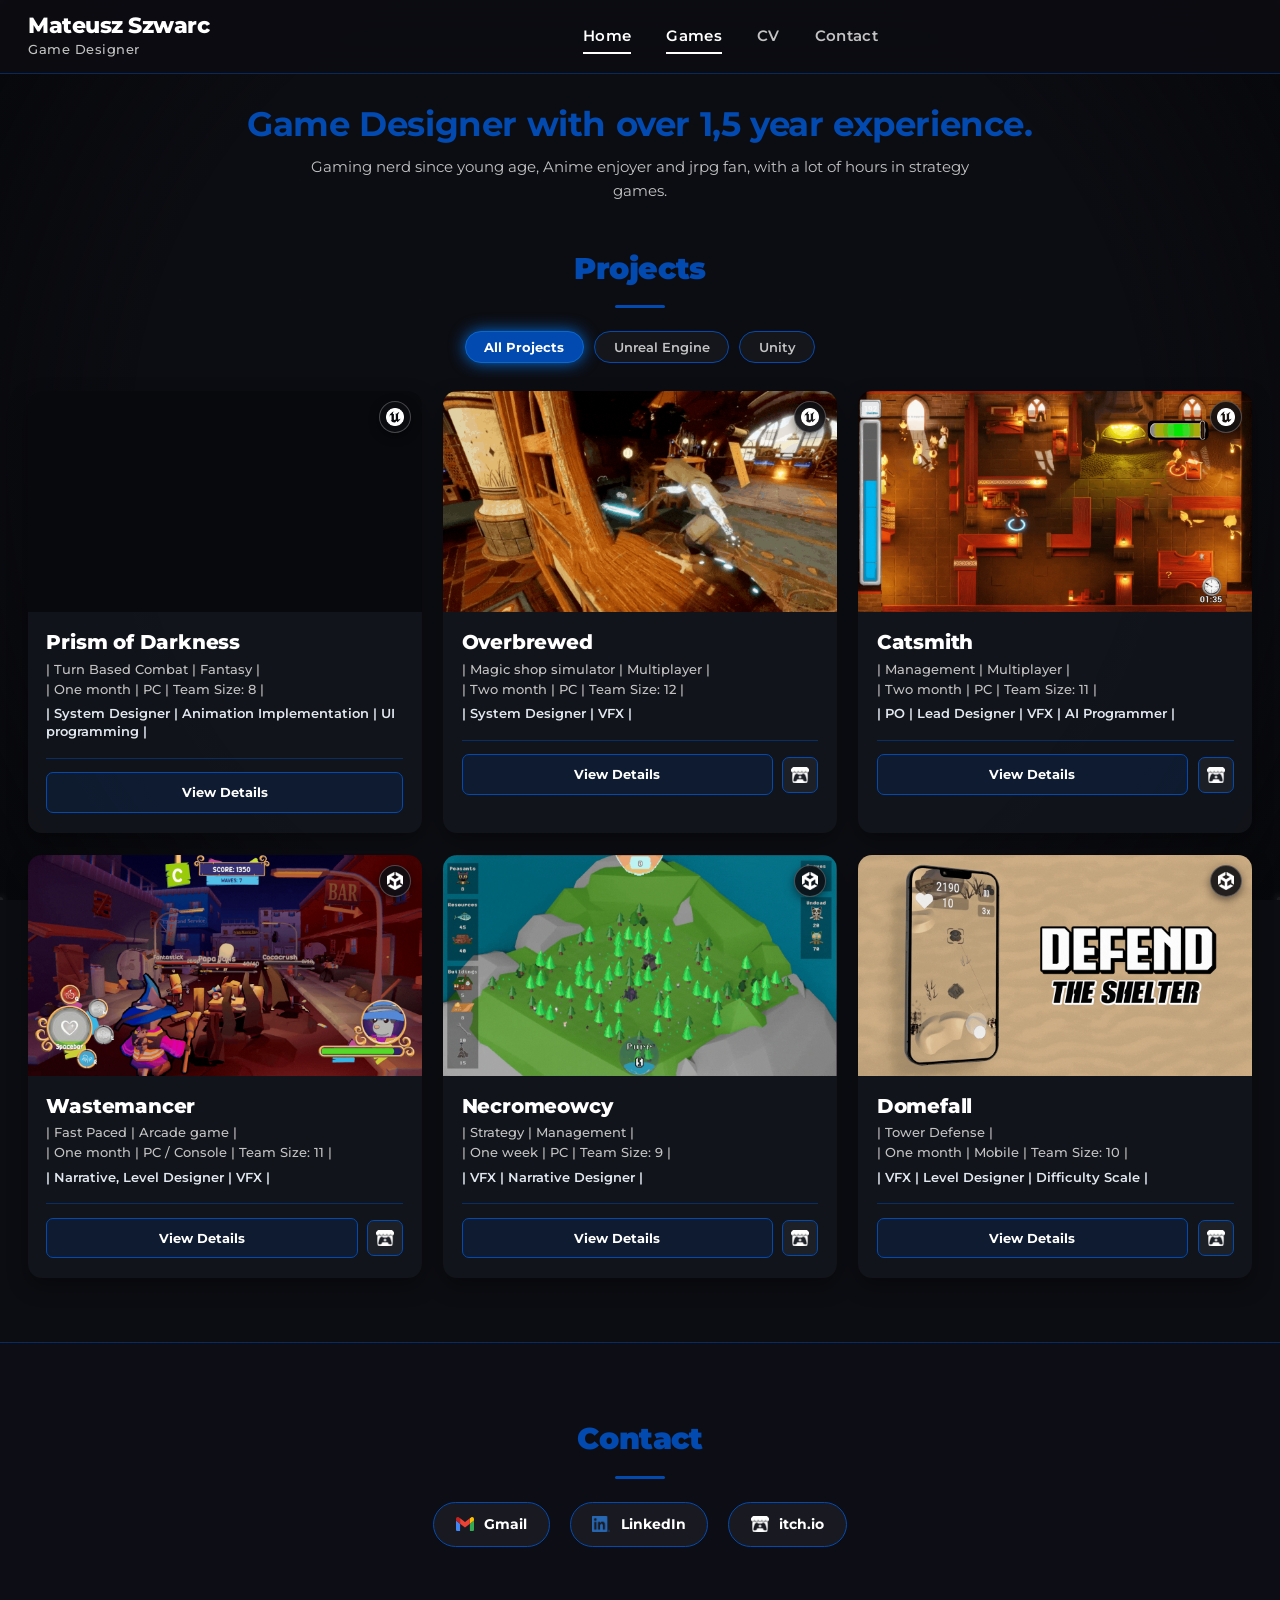
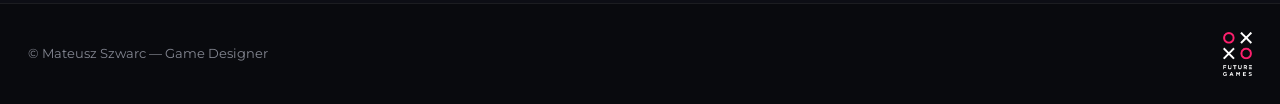
<file: index.html>
<!DOCTYPE html>
<html lang="en">
<head>
  <meta charset="UTF-8" />
  <meta name="viewport" content="width=device-width, initial-scale=1.0" />
  <title>Mateusz Szwarc | Game Designer Portfolio</title>
  <meta name="description" content="Portfolio of Mateusz Szwarc - Game Designer and Technical Artist specializing in Unreal Engine 5, Unity, Systems Design, Level Design, and VFX." />

  <!-- Open Graph / Meta Cards -->
  <meta property="og:type" content="website" />
  <meta property="og:title" content="Mateusz Szwarc Game Designer Portfolio" />
  <meta property="og:description" content="Explore games, gameplay systems, and VFX breakdowns in Unreal Engine 5 and Unity by Mateusz Szwarc." />
  <meta property="og:image" content="assets/images/Catsmith.gif" />

  <!-- Fonts & Styles (Montserrat matching Wix Studio) -->
  <link rel="preconnect" href="https://fonts.googleapis.com" />
  <link rel="preconnect" href="https://fonts.gstatic.com" crossorigin />
  <link href="https://fonts.googleapis.com/css2?family=Montserrat:ital,wght@0,300;0,400;0,500;0,600;0,700;0,800;0,900;1,400;1,700&family=JetBrains+Mono:wght@400;500&display=swap" rel="stylesheet" />
  <link rel="stylesheet" href="css/style.css" />
  <link rel="stylesheet" href="css/game-ui.css" />

  <!-- Favicon -->
  <link rel="icon" type="image/png" href="assets/icons/Unrealicon.png" />
</head>
<body>
  <!-- Ambient Interactive Canvas Background -->
  <canvas id="bg-canvas"></canvas>
  <div class="vignette-overlay"></div>

  <!-- Site Navigation Header -->
  <header class="site-header">
    <div class="container header-inner">
      <a href="https://matiszwarc.github.io/Portfolio/" class="brand-block">
        <span class="brand-name">Mateusz Szwarc</span>
        <span class="brand-role">Game Designer</span>
      </a>

      <nav>
        <ul class="nav-links">
          <li><a href="https://matiszwarc.github.io/Portfolio/" class="nav-link active" data-nav="home">Home</a></li>
          <li><a href="#projects" class="nav-link">Games</a></li>
          <li><a href="https://canva.link/f33jqqh899scqk2" target="_blank" rel="noopener noreferrer" class="nav-link">CV</a></li>
          <li><a href="#contact" class="nav-link">Contact</a></li>
        </ul>
      </nav>

      <div class="header-actions">
        <!-- Mobile Menu Hamburger -->
        <button class="mobile-menu-btn" aria-label="Toggle Menu">
          <svg width="24" height="24" viewBox="0 0 24 24" fill="none" stroke="currentColor" stroke-width="2">
            <line x1="3" y1="12" x2="21" y2="12"></line>
            <line x1="3" y1="6" x2="21" y2="6"></line>
            <line x1="3" y1="18" x2="21" y2="18"></line>
          </svg>
        </button>
      </div>
    </div>
  </header>

  <!-- Hero Section -->
  <main>
    <section id="hero" class="hero-minimal">
      <div class="container">
        <h1 class="hero-tagline">
          <strong>Game Designer with over 1,5 year experience.</strong>
        </h1>
        <p class="hero-sub">
          Gaming nerd since young age, Anime enjoyer and jrpg fan, with a lot of hours in strategy games.
        </p>
      </div>
    </section>

    <!-- Projects Section (3 projects per row, 2 rows visible) -->
    <section id="projects" class="projects-section">
      <div class="container">
        <h2 class="section-title-wix">Projects</h2>
        <div class="projects-divider"></div>

        <!-- Filter Controls -->
        <div class="filter-bar">
          <button class="filter-btn active" data-filter="all">All Projects</button>
          <button class="filter-btn" data-filter="unreal">Unreal Engine</button>
          <button class="filter-btn" data-filter="unity">Unity</button>
        </div>

        <!-- Dynamic Projects Grid populated by js/main.js -->
        <div id="projects-grid" class="projects-grid"></div>
      </div>
    </section>

    <!-- Contact Section -->
    <section id="contact" class="contact-section-wix">
      <div class="container">
        <h2 class="section-title-wix">Contact</h2>
        <div class="projects-divider"></div>

        <!-- Social & Contact Buttons (Gmail, LinkedIn, itch.io in same row) -->
        <div class="socials-wix-row">
          <a href="mailto:engmatiszwarc@gmail.com" class="wix-social-btn btn-gmail" title="Email Mateusz">
            <img src="assets/icons/GmailIcon.svg" alt="Gmail" class="btn-icon-img" />
            <span>Gmail</span>
          </a>

          <a href="http://www.linkedin.com/in/mszw" target="_blank" rel="noopener noreferrer" class="wix-social-btn">
            <img src="assets/icons/Linkedinicon.png" alt="LinkedIn" class="btn-icon-img" />
            <span>LinkedIn</span>
          </a>

          <a href="https://zabiii.itch.io" target="_blank" rel="noopener noreferrer" class="wix-social-btn btn-itch">
            <img src="assets/icons/Itchioicon.png" alt="itch.io" class="btn-icon-img" />
            <span>itch.io</span>
          </a>
        </div>
      </div>
    </section>
  </main>

  <!-- Site Footer with FutureGames Logo on Bottom Right Corner -->
  <footer class="site-footer">
    <div class="container footer-inner">
      <div class="footer-left">
        <p>© Mateusz Szwarc — Game Designer</p>
      </div>
      <div class="footer-right">
        <a href="https://futuregames.se" target="_blank" rel="noopener noreferrer" class="futuregames-link" title="Futuregames">
          <img src="assets/icons/FutureGames.png" alt="Futuregames" class="futuregames-img" />
        </a>
      </div>
    </div>
  </footer>

  <!-- Main JavaScript Controller -->
  <script type="module" src="js/main.js"></script>
</body>
</html>
</file>
<file: css/style.css>
/* ==========================================================================
   Mateusz Szwarc - Game Designer Portfolio
   Design System Inspired by Wix Studio (matiszwarc.wixstudio.com/portfolio)
   ========================================================================== */

@import url('https://fonts.googleapis.com/css2?family=Montserrat:ital,wght@0,300;0,400;0,500;0,600;0,700;0,800;0,900;1,400;1,700&family=JetBrains+Mono:wght@400;500&display=swap');

:root {
  /* Dark Paper / Charcoal Studio Palette */
  --bg-primary: #0c0d12;
  --bg-secondary: #13151c;
  --bg-card: rgba(19, 21, 28, 0.92);
  --bg-card-hover: rgba(26, 29, 39, 0.98);
  --bg-glass: rgba(12, 13, 18, 0.92);

  --border-subtle: rgba(3, 74, 176, 0.5);
  --border-accent: rgba(3, 74, 176, 0.5);
  --border-glow: rgba(3, 74, 176, 1);

  --text-primary: #ffffff;
  --text-secondary: #c3c3c3; /* Wix silver-grey */
  --text-muted: #848792;

  /* Accents */
  --accent-ue: #ffffff;
  --accent-unity: #ffffff;
  --accent-cyan: #00f3ff;
  --accent-magenta: #ff007f;
  --accent-gold: #fbbf24;

  /* Fonts */
  --font-display: 'Montserrat', sans-serif;
  --font-body: 'Montserrat', sans-serif;
  --font-mono: 'JetBrains Mono', monospace;

  /* Transitions */
  --ease-spring: cubic-bezier(0.16, 1, 0.3, 1);
  --transition-fast: 0.18s ease;
  --transition-normal: 0.3s var(--ease-spring);

  --max-width: 1280px;
  --header-height: 74px;
}

*, *::before, *::after {
  box-sizing: border-box;
  margin: 0;
  padding: 0;
}

html {
  scroll-behavior: smooth;
  color-scheme: dark;
}

body {
  background-color: var(--bg-primary);
  color: var(--text-primary);
  font-family: var(--font-body);
  line-height: 1.6;
  overflow-x: hidden;
  position: relative;
  min-height: 100vh;
}

/* Ambient Canvas Grid Background */
#bg-canvas {
  position: fixed;
  top: 0;
  left: 0;
  width: 100%;
  height: 100%;
  z-index: 0;
  pointer-events: none;
  opacity: 0.6;
}

.vignette-overlay {
  position: fixed;
  top: 0;
  left: 0;
  width: 100%;
  height: 100%;
  background: radial-gradient(circle at 50% 50%, transparent 65%, rgba(6, 7, 10, 0.85) 100%);
  pointer-events: none;
  z-index: 1;
}

.container {
  max-width: var(--max-width);
  margin: 0 auto;
  padding: 0 1.75rem;
  position: relative;
  z-index: 2;
}

section {
  position: relative;
  z-index: 2;
}

/* ==========================================================================
   Header & Navigation
   ========================================================================== */
.site-header {
  position: fixed;
  top: 0;
  left: 0;
  width: 100%;
  height: var(--header-height);
  background: var(--bg-glass);
  backdrop-filter: blur(16px);
  -webkit-backdrop-filter: blur(16px);
  border-bottom: 1px solid var(--border-subtle);
  z-index: 100;
  transition: all var(--transition-normal);
}

.site-header.scrolled {
  box-shadow: 0 10px 30px rgba(0, 0, 0, 0.6);
  border-bottom-color: rgba(255, 255, 255, 0.2);
}

.header-inner {
  display: flex;
  align-items: center;
  justify-content: space-between;
  height: 100%;
}

.brand-block {
  text-decoration: none;
  display: flex;
  flex-direction: column;
}

.brand-name {
  font-family: var(--font-display);
  font-size: 1.4rem;
  font-weight: 800;
  color: #ffffff;
  letter-spacing: -0.5px;
  line-height: 1.1;
  transition: color var(--transition-fast);
}

.brand-role {
  font-family: var(--font-display);
  font-size: 0.82rem;
  font-weight: 500;
  color: var(--text-secondary);
  letter-spacing: 0.5px;
  margin-top: 2px;
}

.nav-links {
  display: flex;
  align-items: center;
  gap: 2.2rem;
  list-style: none;
}

.nav-link {
  color: var(--text-secondary);
  text-decoration: none;
  font-family: var(--font-display);
  font-size: 0.92rem;
  font-weight: 600;
  letter-spacing: 0.3px;
  position: relative;
  transition: color var(--transition-fast);
  padding: 0.4rem 0;
}

.nav-link:hover, .nav-link.active {
  color: #ffffff;
}

.nav-link::after {
  content: '';
  position: absolute;
  bottom: -2px;
  left: 0;
  width: 0%;
  height: 2px;
  background: #ffffff;
  transition: width var(--transition-normal);
}

.nav-link:hover::after, .nav-link.active::after {
  width: 100%;
}

.header-actions {
  display: flex;
  align-items: center;
  gap: 1rem;
}

.mobile-menu-btn {
  display: none;
  background: transparent;
  border: none;
  color: #fff;
  cursor: pointer;
}

/* ==========================================================================
   Hero / Intro Banner (Streamlined to bring 2 project rows into view)
   ========================================================================== */
.hero-minimal {
  padding-top: calc(var(--header-height) + 1.8rem);
  padding-bottom: 0.8rem;
  text-align: center;
}

.hero-tagline {
  font-family: var(--font-display);
  font-size: clamp(1.5rem, 2.7vw, 2.1rem);
  font-weight: 800;
  color: #ffffff;
  line-height: 1.25;
  max-width: 820px;
  margin: 0 auto 0.65rem auto;
  letter-spacing: -0.4px;
}

.hero-sub {
  color: var(--text-secondary);
  font-size: 0.95rem;
  font-weight: 400;
  max-width: 680px;
  margin: 0 auto 0.6rem auto;
  line-height: 1.55;
}

/* ==========================================================================
   Projects Section (3 per row, scaled down to show 2 rows horizontally)
   ========================================================================== */
.projects-section {
  padding-top: 1.25rem;
  padding-bottom: 4rem;
}

.section-title-wix {
  font-family: var(--font-display);
  font-size: 1.9rem;
  font-weight: 900;
  color: #ffffff;
  text-align: center;
  margin-bottom: 0.75rem;
  letter-spacing: -0.4px;
}

.projects-divider {
  width: 50px;
  height: 3px;
  background: #ffffff;
  margin: 0 auto 1.4rem auto;
  border-radius: 2px;
}

.filter-bar {
  display: flex;
  justify-content: center;
  align-items: center;
  flex-wrap: wrap;
  gap: 0.65rem;
  margin-bottom: 1.75rem;
}

.filter-btn {
  background: rgba(255, 255, 255, 0.04);
  border: 1px solid #034ab0;
  color: var(--text-secondary);
  padding: 0.45rem 1.15rem;
  border-radius: 999px;
  font-family: var(--font-display);
  font-size: 0.82rem;
  font-weight: 600;
  cursor: pointer;
  transition: all var(--transition-fast);
}

.filter-btn:hover {
  background: rgba(3, 74, 176, 0.25);
  color: #ffffff;
  border-color: #0769D2;
  box-shadow: 0 0 14px rgba(7, 105, 210, 0.4);
}

.filter-btn.active {
  background: #034ab0;
  color: #ffffff;
  border-color: #0769D2;
  font-weight: 700;
  box-shadow: 0 0 16px #0769D2;
}

/* Projects Grid - 3 columns */
.projects-grid {
  display: grid;
  grid-template-columns: repeat(3, 1fr);
  gap: 1.35rem;
}

/* Project Card */
.wix-card {
  background: var(--bg-card);
  border: 1px solid var#034AB0;
  border-radius: 14px;
  overflow: hidden;
  display: flex;
  flex-direction: column;
  transition: all var(--transition-normal);
  position: relative;
  box-shadow: 0 8px 20px rgba(0, 0, 0, 0.35);
}

.wix-card:hover {
  transform: translateY(-5px);
  border-color:#034AB0;
  box-shadow: 0 0 20px #0769D2;
}

/* Media Thumbnail */
.card-media-wrap {
  position: relative;
  width: 100%;
  aspect-ratio: 16 / 9;
  background: #08090d;
  overflow: hidden;
  cursor: pointer;
  display: block;
  text-decoration: none;
}

.card-media-wrap img {
  width: 100%;
  height: 100%;
  object-fit: cover;
  transition: transform var(--transition-normal);
  display: block;
}

.wix-card:hover .card-media-wrap img {
  transform: scale(1.04);
}

/* Engine Emblem Badge */
.engine-badge-overlay {
  position: absolute;
  top: 0.65rem;
  right: 0.65rem;
  width: 32px;
  height: 32px;
  background: rgba(12, 13, 18, 0.88);
  border: 1px solid rgba(255, 255, 255, 0.25);
  border-radius: 50%;
  display: flex;
  align-items: center;
  justify-content: center;
  backdrop-filter: blur(8px);
  z-index: 5;
  box-shadow: 0 3px 10px rgba(0, 0, 0, 0.5);
}

.engine-badge-overlay img {
  width: 18px;
  height: 18px;
  object-fit: contain;
}

/* Card Content */
.card-content {
  padding: 1.1rem 1.15rem 1.25rem 1.15rem;
  display: flex;
  flex-direction: column;
  flex-grow: 1;
}

.card-title {
  font-family: var(--font-display);
  font-size: 1.25rem;
  font-weight: 800;
  color: #ffffff;
  margin-bottom: 0.35rem;
  letter-spacing: -0.2px;
  line-height: 1.25;
}

.card-title-link {
  color: #ffffff;
  text-decoration: none;
  transition: color var(--transition-fast);
}

.card-title-link:hover {
  color: var(--text-secondary);
}

.card-meta-line {
  font-family: var(--font-display);
  font-size: 0.81rem;
  color: var(--text-secondary);
  font-weight: 500;
  line-height: 1.38;
  margin-bottom: 0.15rem;
  word-break: break-word;
}

.card-meta-line.roles {
  color: #e2e8f0;
  font-weight: 600;
  margin-top: 0.25rem;
}

.card-actions {
  display: flex;
  align-items: center;
  gap: 0.6rem;
  margin-top: 0.9rem;
  padding-top: 0.85rem;
  border-top: 1px solid var(--border-subtle);
}

.btn-case-study {
  flex: 1;
  background: rgba(3, 74, 176, 0.15);
  border: 1px solid #034ab0;
  color: #ffffff;
  padding: 0.55rem 0.9rem;
  border-radius: 7px;
  font-family: var(--font-display);
  font-size: 0.82rem;
  font-weight: 700;
  cursor: pointer;
  text-align: center;
  text-decoration: none;
  transition: all var(--transition-fast);
  display: inline-block;
}

.btn-case-study:hover {
  background: #034ab0;
  border-color: #0769D2;
  color: #ffffff;
  box-shadow: 0 0 16px #0769D2;
  transform: translateY(-2px);
}

.btn-itch-direct {
  display: inline-flex;
  align-items: center;
  justify-content: center;
  width: 36px;
  height: 36px;
  border-radius: 7px;
  background: rgba(255, 255, 255, 0.05);
  border: 1px solid #034AB0;
  color: var(--text-secondary);
  text-decoration: none;
  transition: all var(--transition-fast);
}

.btn-itch-direct img {
  width: 18px;
  height: 18px;
  object-fit: contain;
}

.btn-itch-direct:hover {
  background: #fa5c5c;
  border-color: #fa5c5c;
  box-shadow: 0 0 12px rgba(250, 92, 92, 0.4);
}

/* ==========================================================================
   Contact Section
   ========================================================================== */
.contact-section-wix {
  background: rgba(15, 17, 23, 0.7);
  border-top: 1px solid var(--border-subtle);
  padding: 4.5rem 0 3.5rem 0;
  text-align: center;
}

.contact-direct-box {
  max-width: 650px;
  margin: 0 auto 2.25rem auto;
  display: flex;
  flex-direction: column;
  align-items: center;
  gap: 0.5rem;
}

.contact-email-link {
  font-family: var(--font-display);
  font-size: clamp(1.3rem, 3vw, 1.85rem);
  font-weight: 800;
  color: #ffffff;
  text-decoration: none;
  transition: color var(--transition-fast);
  letter-spacing: -0.4px;
}

.contact-email-link:hover {
  color: var(--text-secondary);
  text-decoration: underline;
}

.contact-phone-text {
  font-family: var(--font-display);
  font-size: 1.1rem;
  font-weight: 600;
  color: var(--text-secondary);
}

.socials-wix-row {
  display: flex;
  justify-content: center;
  align-items: center;
  gap: 1.25rem;
  flex-wrap: wrap;
}

.wix-social-btn {
  display: inline-flex;
  align-items: center;
  gap: 0.65rem;
  background: rgba(255, 255, 255, 0.05);
  border: 1px solid #034ab0;
  color: #ffffff;
  padding: 0.65rem 1.35rem;
  border-radius: 999px;
  font-family: var(--font-display);
  font-size: 0.88rem;
  font-weight: 700;
  text-decoration: none;
  transition: all var(--transition-fast);
}

.btn-icon-img {
  width: 18px;
  height: 18px;
  object-fit: contain;
  display: inline-block;
}

.wix-social-btn:hover {
  background: #034ab0;
  border-color: #0769D2;
  color: #ffffff;
  box-shadow: 0 0 18px #0769D2;
  transform: translateY(-2px);
}

/* ==========================================================================
   Footer & FutureGames Icon in Bottom Right Corner
   ========================================================================== */
.site-footer {
  border-top: 1px solid rgba(255, 255, 255, 0.08);
  padding: 1.75rem 0;
  background: #090a0e;
  position: relative;
  z-index: 10;
}

.footer-inner {
  display: flex;
  align-items: center;
  justify-content: space-between;
  flex-wrap: wrap;
  gap: 1.25rem;
}

.footer-left p {
  color: var(--text-muted);
  font-size: 0.84rem;
}

.footer-right {
  display: flex;
  align-items: center;
  justify-content: flex-end;
}

.futuregames-link {
  display: inline-flex;
  align-items: center;
  transition: transform var(--transition-fast), filter var(--transition-fast);
}

.futuregames-link:hover {
  transform: scale(1.08);
}

.futuregames-img {
  height: 44px;
  width: auto;
  object-fit: contain;
  display: block;
}

/* ==========================================================================
   Itch.io Buttons & Hover Styling (#fa5c5c)
   ========================================================================== */
.btn-itch-direct:hover,
.btn-itch-page:hover,
.wix-social-btn.btn-itch:hover,
.wix-social-btn[href*="itch.io"]:hover {
  background: #fa5c5c !important;
  border-color: #fa5c5c !important;
  color: #ffffff !important;
  box-shadow: 0 0 16px rgba(250, 92, 92, 0.55) !important;
  transform: translateY(-2px);
}

.btn-itch-page {
  display: inline-flex;
  align-items: center;
  gap: 0.6rem;
  padding: 0.55rem 1.15rem;
  background: rgba(255, 255, 255, 0.08);
  border: 1px solid var(--border-subtle);
  border-radius: 8px;
  color: #ffffff;
  font-family: var(--font-display);
  font-size: 0.85rem;
  font-weight: 700;
  text-decoration: none;
  transition: all var(--transition-fast);
  width: fit-content;
}

.btn-itch-page img {
  width: 17px;
  height: 17px;
  object-fit: contain;
}

/* ==========================================================================
   2-Screen Game Subpage Architecture
   ========================================================================== */

/* Screen 1: Scaled-down media on left, specs and info on right (no scroll needed) */
.subpage-screen-1 {
  min-height: calc(100vh - var(--header-height));
  padding-top: calc(var(--header-height) + 1.25rem);
  padding-bottom: 2rem;
  display: flex;
  flex-direction: column;
  justify-content: center;
}

.subpage-nav-bar {
  display: flex;
  align-items: center;
  justify-content: space-between;
  margin-bottom: 1.25rem;
}

.back-link {
  display: inline-flex;
  align-items: center;
  gap: 0.5rem;
  color: var(--text-secondary);
  text-decoration: none;
  font-size: 0.85rem;
  font-weight: 600;
  transition: all var(--transition-fast);
  padding: 0.35rem 0.8rem;
  background: rgba(255, 255, 255, 0.04);
  border: 1px solid #034ab0;
  border-radius: 999px;
}

.back-link:hover {
  color: #ffffff;
  background: #034ab0;
  border-color: #0769D2;
  box-shadow: 0 0 14px rgba(7, 105, 210, 0.4);
  transform: translateX(-3px);
}

.subpage-split-hero {
  display: grid;
  grid-template-columns: 1.18fr 0.82fr;
  gap: 2.25rem;
  align-items: center;
}

/* Left Media Column */
.subpage-media-col {
  width: 100%;
  display: flex;
  flex-direction: column;
  gap: 0.75rem;
}

.subpage-media-frame {
  width: 100%;
  aspect-ratio: 16 / 9;
  max-height: 420px;
  background: #08090d;
  border-radius: 14px;
  overflow: hidden;
  border: 1px solid #034AB0;
  box-shadow: 0 12px 35px rgba(0, 0, 0, 0.65);
  position: relative;
}

.subpage-media-frame img,
.subpage-media-frame video {
  width: 100%;
  height: 100%;
  object-fit: contain;
  background: #000;
  display: block;
}

/* Elemental Magic Selector in Left Column (Wastemancer) */
.subpage-magic-selector {
  display: flex;
  justify-content: center;
  align-items: center;
  gap: 0.65rem;
  flex-wrap: wrap;
}

.subpage-magic-btn {
  background: rgba(255, 255, 255, 0.05);
  border: 1px solid #034ab0;
  border-radius: 9px;
  padding: 0.35rem 0.6rem;
  display: inline-flex;
  align-items: center;
  gap: 0.4rem;
  cursor: pointer;
  color: var(--text-secondary);
  font-family: var(--font-display);
  font-size: 0.75rem;
  font-weight: 700;
  transition: all var(--transition-fast);
}

.subpage-magic-btn img {
  width: 22px;
  height: 22px;
  object-fit: contain;
}

.subpage-magic-btn:hover {
  border-color: #0769D2;
  color: #fff;
  transform: translateY(-2px);
}

.subpage-magic-btn.active {
  background: #034ab0;
  border-color: #0769D2;
  color: #fff;
  box-shadow: 0 0 14px #0769D2;
}

.magic-video-caption {
  font-size: 0.8rem;
  color: var(--text-muted);
  text-align: center;
  margin-top: 0.2rem;
}

/* Right Info Column (Video, Engine, Duration, Team size, Platform all visible) */
.subpage-info-col {
  display: flex;
  flex-direction: column;
  gap: 1rem;
}

.subpage-title-row {
  display: flex;
  align-items: center;
  gap: 0.85rem;
  flex-wrap: wrap;
}

.subpage-title {
  font-family: var(--font-display);
  font-size: clamp(1.8rem, 3.2vw, 2.35rem);
  font-weight: 900;
  color: #ffffff;
  letter-spacing: -0.4px;
  line-height: 1.15;
}

.subpage-logo-img {
  max-height: 54px;
  width: auto;
  object-fit: contain;
}

.engine-pill {
  display: inline-flex;
  align-items: center;
  gap: 0.45rem;
  background: rgba(255, 255, 255, 0.07);
  border: 1px solid var(--border-subtle);
  padding: 0.35rem 0.8rem;
  border-radius: 999px;
  font-size: 0.8rem;
  font-weight: 700;
  width: fit-content;
}

.engine-pill img {
  width: 16px;
  height: 16px;
  object-fit: contain;
}

.subpage-tagline {
  color: var(--text-secondary);
  font-size: 0.95rem;
  font-weight: 500;
  line-height: 1.45;
}

/* Specs Matrix */
.subpage-specs-grid {
  display: grid;
  grid-template-columns: repeat(2, 1fr);
  gap: 0.65rem;
}

.spec-tile {
  background: var(--bg-card);
  border: 1px solid var(--border-subtle);
  border-radius: 9px;
  padding: 0.65rem 0.9rem;
}

.spec-tile-label {
  font-size: 0.72rem;
  text-transform: uppercase;
  letter-spacing: 0.7px;
  color: var(--text-muted);
  font-weight: 700;
}

.spec-tile-value {
  font-size: 0.9rem;
  font-weight: 700;
  color: #ffffff;
  margin-top: 0.15rem;
}

.subpage-roles-row {
  display: flex;
  flex-wrap: wrap;
  gap: 0.45rem;
}

.subpage-role-pill {
  background: rgba(255, 255, 255, 0.08);
  border: 1px solid var(--border-subtle);
  color: #ffffff;
  padding: 0.32rem 0.75rem;
  border-radius: 999px;
  font-size: 0.78rem;
  font-weight: 600;
}

/* ==========================================================================
   Screen 2: Roles, Design Pillars + Systems and Bottom Pictures
   ========================================================================== */
.subpage-screen-2 {
  min-height: 100vh;
  padding: 3rem 0;
  display: flex;
  flex-direction: column;
  justify-content: center;
  border-top: 1px solid var(--border-subtle);
}

.screen-2-roles-header {
  margin-bottom: 1.5rem;
}

.screen-2-roles-title {
  font-size: 0.8rem;
  text-transform: uppercase;
  letter-spacing: 0.8px;
  color: var(--text-muted);
  font-weight: 700;
  margin-bottom: 0.5rem;
}

.screen-2-grid {
  display: grid;
  grid-template-columns: 1fr 1fr;
  gap: 1.5rem;
  margin-bottom: 2rem;
}

.pillar-system-card {
  background: var(--bg-card);
  border: 1px solid var(--border-subtle);
  border-radius: 12px;
  padding: 1.35rem 1.5rem;
  box-shadow: 0 8px 24px rgba(0, 0, 0, 0.3);
}

.pillar-system-title {
  font-family: var(--font-display);
  font-size: 1.15rem;
  font-weight: 800;
  color: #ffffff;
  margin-bottom: 0.85rem;
  display: flex;
  align-items: center;
  gap: 0.5rem;
  letter-spacing: -0.2px;
}

.pillar-system-list {
  list-style: none;
  display: flex;
  flex-direction: column;
  gap: 0.65rem;
  padding: 0;
  margin: 0;
}

.pillar-system-list li {
  position: relative;
  padding-left: 0;
  color: var(--text-secondary);
  font-size: 0.92rem;
  line-height: 1.55;
}

/* Bottom Pictures Lane: At least 3 pictures in a horizontal line */
.subpage-pictures-lane {
  margin-top: 0.5rem;
}

.pictures-lane-header {
  font-family: var(--font-display);
  font-size: 1.05rem;
  font-weight: 700;
  color: #ffffff;
  margin-bottom: 0.85rem;
}

.pictures-lane-grid {
  display: grid;
  grid-template-columns: repeat(auto-fit, minmax(210px, 1fr));
  gap: 1rem;
}

.picture-lane-card {
  background: var(--bg-card);
  border: 1px solid var(--border-subtle);
  border-radius: 10px;
  overflow: hidden;
  transition: all var(--transition-normal);
  display: flex;
  flex-direction: column;
}

.picture-lane-card:hover {
  border-color: rgba(255, 255, 255, 0.4);
  transform: translateY(-4px);
  box-shadow: 0 10px 25px rgba(0, 0, 0, 0.5);
}

.picture-lane-thumb {
  width: 100%;
  aspect-ratio: 16 / 10;
  background: #000;
  overflow: hidden;
  cursor: zoom-in;
}

.picture-lane-thumb img {
  width: 100%;
  height: 100%;
  object-fit: cover;
  display: block;
  transition: transform var(--transition-normal);
}

.picture-lane-card:hover .picture-lane-thumb img {
  transform: scale(1.04);
}

.picture-lane-note {
  padding: 0.55rem 0.75rem;
  font-size: 0.78rem;
  font-weight: 600;
  color: var(--text-primary);
  text-align: center;
  background: rgba(18, 20, 27, 0.95);
  border-top: 1px solid #034AB0;
  line-height: 1.35;
}

/* Lightbox Fullscreen Image Preview */
.lightbox-modal {
  position: fixed;
  top: 0;
  left: 0;
  width: 100%;
  height: 100%;
  background: rgba(6, 7, 10, 0.94);
  backdrop-filter: blur(14px);
  -webkit-backdrop-filter: blur(14px);
  z-index: 2000;
  display: flex;
  align-items: center;
  justify-content: center;
  padding: 2rem;
  opacity: 0;
  visibility: hidden;
  transition: opacity 0.25s ease, visibility 0.25s ease;
  cursor: zoom-out;
}

.lightbox-modal.open {
  opacity: 1;
  visibility: visible;
}

.lightbox-img {
  max-width: 95%;
  max-height: 90vh;
  object-fit: contain;
  border-radius: 8px;
  box-shadow: 0 20px 60px rgba(0, 0, 0, 0.9);
  cursor: default;
}

.lightbox-close {
  position: absolute;
  top: 1.5rem;
  right: 1.5rem;
  background: rgba(255, 255, 255, 0.1);
  border: 1px solid rgba(255, 255, 255, 0.2);
  color: #fff;
  border-radius: 50%;
  width: 40px;
  height: 40px;
  display: flex;
  align-items: center;
  justify-content: center;
  cursor: pointer;
  transition: all var(--transition-fast);
}

.lightbox-close:hover {
  background: #fff;
  color: #000;
}

/* ==========================================================================
   Subpage Section Navigation Tabs (Overview & My Contribution)
   ========================================================================== */
html {
  scroll-behavior: smooth;
}

.subpage-section-tabs {
  display: flex;
  justify-content: center;
  align-items: center;
  gap: 1.15rem;
  margin-top: 2rem;
  padding-top: 1.25rem;
  border-top: 1px solid rgba(255, 255, 255, 0.08);
}

.subpage-section-tab {
  display: inline-flex;
  align-items: center;
  gap: 0.6rem;
  padding: 0.75rem 1.85rem;
  background: rgba(255, 255, 255, 0.06);
  border: 1px solid #034ab0;
  border-radius: 999px;
  color: #ffffff;
  font-family: var(--font-display);
  font-size: 0.95rem;
  font-weight: 700;
  text-decoration: none;
  transition: all var(--transition-fast);
  box-shadow: 0 4px 16px rgba(0, 0, 0, 0.35);
  letter-spacing: -0.2px;
  cursor: pointer;
}

.subpage-section-tab:hover {
  background: #034ab0;
  color: #ffffff;
  border-color: #0769D2;
  box-shadow: 0 0 20px #0769D2;
  transform: translateY(-2px);
}

.subpage-section-tab.active {
  background: #034ab0;
  color: #ffffff;
  border-color: #0769D2;
  box-shadow: 0 0 20px #0769D2;
}

.subpage-screen-2 {
  scroll-margin-top: calc(var(--header-height) + 1rem);
}

/* ==========================================================================
   Tab Panels & Tab Headings (Overview & My Contribution)
   ========================================================================== */
.subpage-tab-panel {
  display: none;
  animation: fadeInTab 0.28s ease forwards;
}

.subpage-tab-panel.active {
  display: block;
}

@keyframes fadeInTab {
  from {
    opacity: 0;
    transform: translateY(8px);
  }
  to {
    opacity: 1;
    transform: translateY(0);
  }
}

.tab-header-wrap {
  text-align: center;
  margin-bottom: 2rem;
}

.subpage-tab-heading {
  font-family: var(--font-display);
  font-size: clamp(1.85rem, 3.2vw, 2.5rem);
  font-weight: 800;
  color: #034ab0;
  text-align: center;
  margin-bottom: 1.5rem;
  letter-spacing: -0.4px;
}

/* Clickable role buttons at top of My Contribution section */
.contribution-roles-nav {
  display: flex;
  justify-content: center;
  align-items: center;
  flex-wrap: wrap;
  gap: 0.65rem;
  margin-top: 1rem;
}

.contribution-role-btn {
  display: inline-flex;
  align-items: center;
  gap: 0.5rem;
  background: rgba(255, 255, 255, 0.06);
  border: 1px solid #034ab0;
  color: #ffffff;
  padding: 0.5rem 1.15rem;
  border-radius: 999px;
  font-family: var(--font-display);
  font-size: 0.84rem;
  font-weight: 700;
  text-decoration: none;
  transition: all var(--transition-fast);
  cursor: pointer;
}

.contribution-role-btn:hover {
  background: #034ab0;
  color: #ffffff;
  border-color: #0769D2;
  box-shadow: 0 0 16px #0769D2;
  transform: translateY(-2px);
}

/* Contribution role content cards */
.contribution-grid {
  display: flex;
  flex-direction: column;
  gap: 1.75rem;
  margin-bottom: 2.75rem;
}

.contribution-card {
  background: var(--bg-card);
  border: 1px solid var(--border-subtle);
  border-radius: 14px;
  padding: 1.75rem 2.25rem;
  box-shadow: 0 8px 24px rgba(0, 0, 0, 0.35);
  scroll-margin-top: calc(var(--header-height) + 1.75rem);
  transition: border-color var(--transition-fast), transform var(--transition-fast);
}

.contribution-card:hover {
  border-color: #0769D2;
}

.contribution-role-title {
  font-family: var(--font-display);
  font-size: 1.25rem;
  font-weight: 800;
  color: #034ab0;
  margin-bottom: 1rem;
  padding-bottom: 0.65rem;
  border-bottom: 1px solid var(--border-subtle);
  display: flex;
  align-items: center;
  gap: 0.6rem;
  letter-spacing: -0.2px;
}

.contribution-role-title svg {
  stroke: #034ab0;
}

.contribution-role-body {
  color: var(--text-secondary);
  font-size: 0.94rem;
  line-height: 1.7;
  display: flex;
  flex-direction: column;
  gap: 0.85rem;
}

.contribution-role-body p {
  margin: 0;
}

.contribution-subitem {
  background: rgba(3, 74, 176, 0.08);
  border-left: 3px solid #034ab0;
  padding: 0.6rem 0.95rem;
  border-radius: 0 8px 8px 0;
  margin: 0.2rem 0;
}

.contribution-subitem strong {
  color: #034ab0;
}

/* ==========================================================================
   Bold and Bigger Text Styling Palette (#034ab0)
   ========================================================================== */
strong, b {
  color: #034ab0;
  font-weight: 700;
}

.hero-tagline strong {
  color: #034ab0;
}

.section-title-wix {
  color: #034ab0;
}

.projects-divider {
  background: #034ab0;
}

.subpage-title {
  color: #034ab0;
}

.pillar-system-title {
  color: #034ab0;
}

.pillar-system-title svg {
  stroke: #034ab0;
}

.contribution-section-title {
  color: #034ab0;
}

.pictures-lane-header {
  color: #034ab0;
}

.magic-video-caption strong {
  color: #034ab0;
}

/* ==========================================================================
   Responsive Breakpoints
   ========================================================================== */
@media (max-width: 1024px) {
  .projects-grid {
    grid-template-columns: repeat(2, 1fr);
  }
}

@media (max-width: 900px) {
  .subpage-split-hero {
    grid-template-columns: 1fr;
  }
  .subpage-screen-1 {
    min-height: auto;
    padding-top: calc(var(--header-height) + 2rem);
  }
  .screen-2-grid {
    grid-template-columns: 1fr;
  }
  .subpage-screen-2 {
    min-height: auto;
    padding: 3rem 0;
  }
}

@media (max-width: 768px) {
  .nav-links {
    display: none;
  }
  .mobile-menu-btn {
    display: block;
  }
  .projects-grid {
    grid-template-columns: 1fr;
  }
  .subpage-title {
    font-size: 1.85rem;
  }
}
</file>
<file: css/game-ui.css>
/* ==========================================================================
   UI Helpers, Badges & Interactive Notifications
   ========================================================================== */

/* Toast Notice */
.toast-notice {
  position: fixed;
  bottom: 2rem;
  right: 2rem;
  background: #141720;
  border: 1px solid rgba(255, 255, 255, 0.3);
  color: #ffffff;
  padding: 0.85rem 1.5rem;
  border-radius: 999px;
  font-family: var(--font-display);
  font-weight: 600;
  font-size: 0.9rem;
  box-shadow: 0 10px 25px rgba(0, 0, 0, 0.6), 0 0 20px rgba(255, 255, 255, 0.1);
  z-index: 2000;
  display: flex;
  align-items: center;
  gap: 0.75rem;
  transform: translateY(100px);
  opacity: 0;
  transition: all 0.3s cubic-bezier(0.16, 1, 0.3, 1);
  pointer-events: none;
}

.toast-notice.show {
  transform: translateY(0);
  opacity: 1;
}

/* Custom Scrollbar */
::-webkit-scrollbar {
  width: 8px;
  height: 8px;
}

::-webkit-scrollbar-track {
  background: var(--bg-primary);
}

::-webkit-scrollbar-thumb {
  background: #232733;
  border-radius: 4px;
  border: 1px solid rgba(255, 255, 255, 0.05);
}

::-webkit-scrollbar-thumb:hover {
  background: #ffffff;
}
</file>
